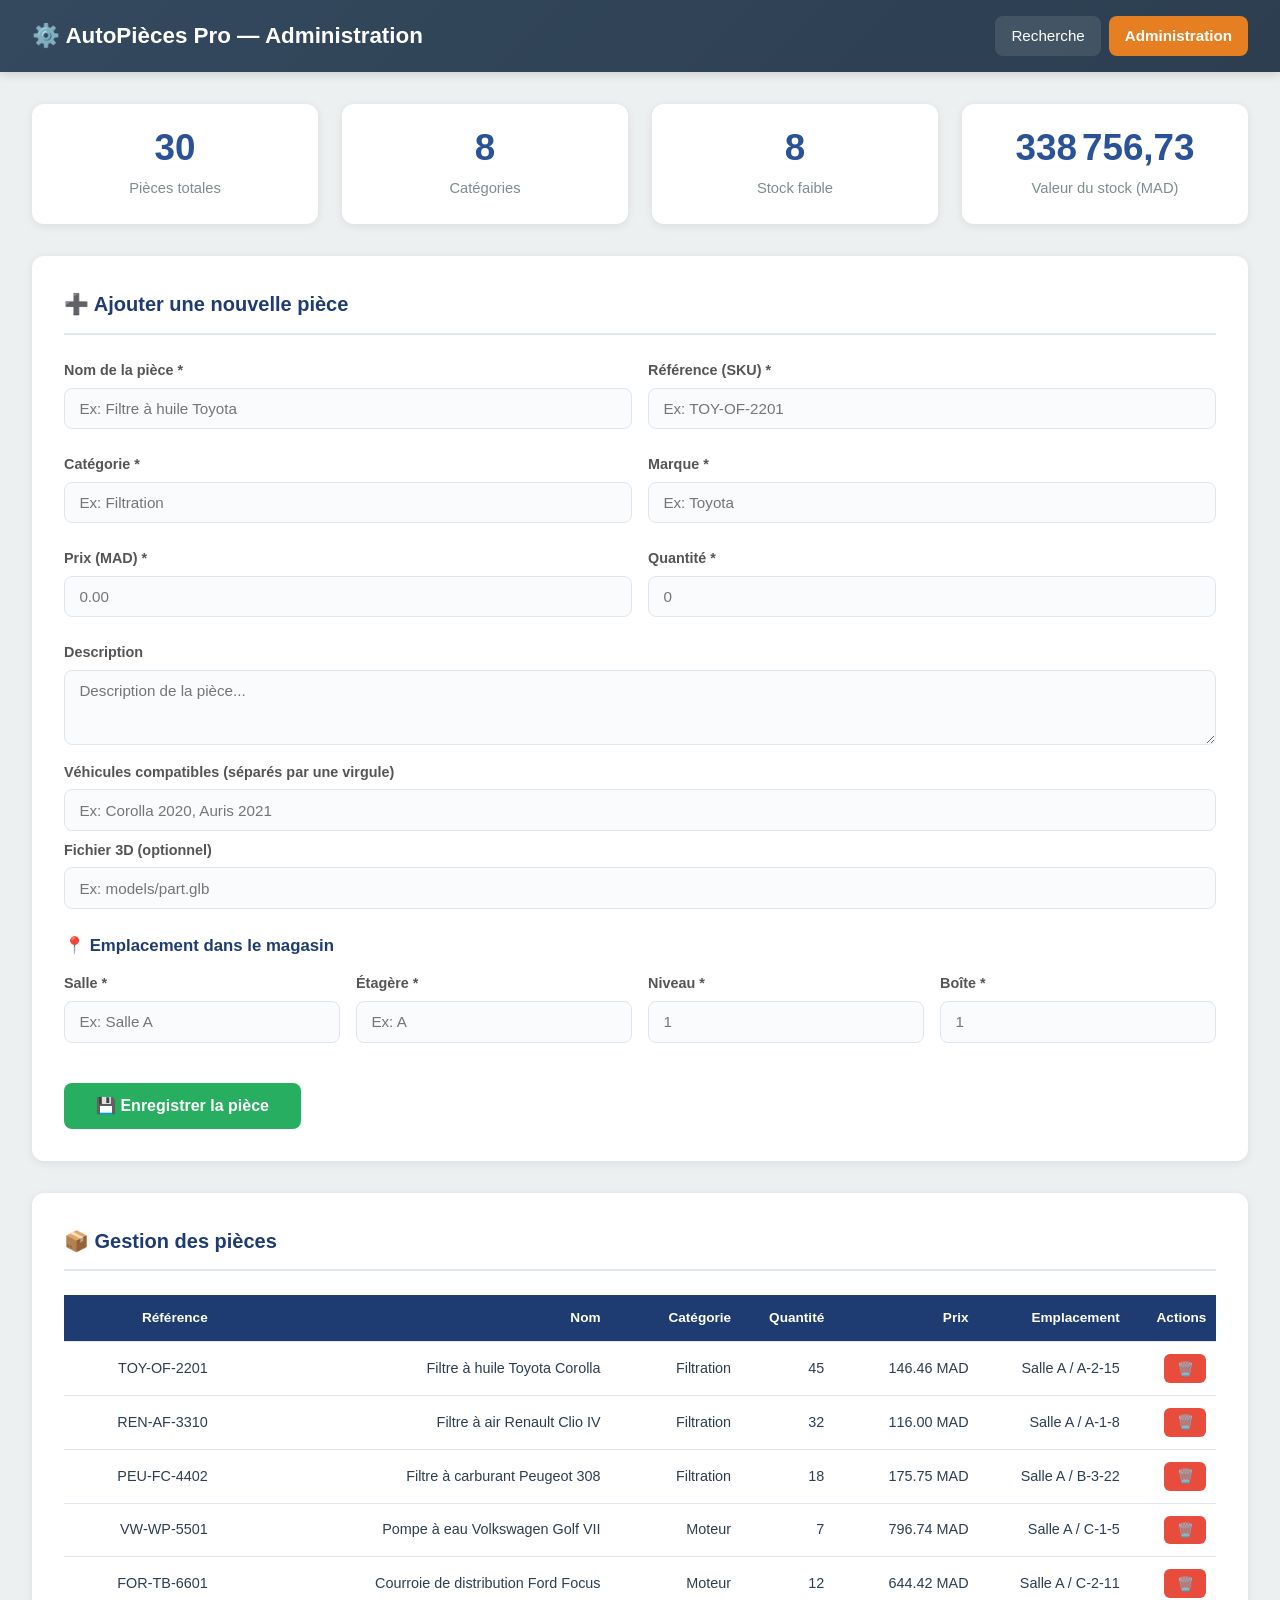
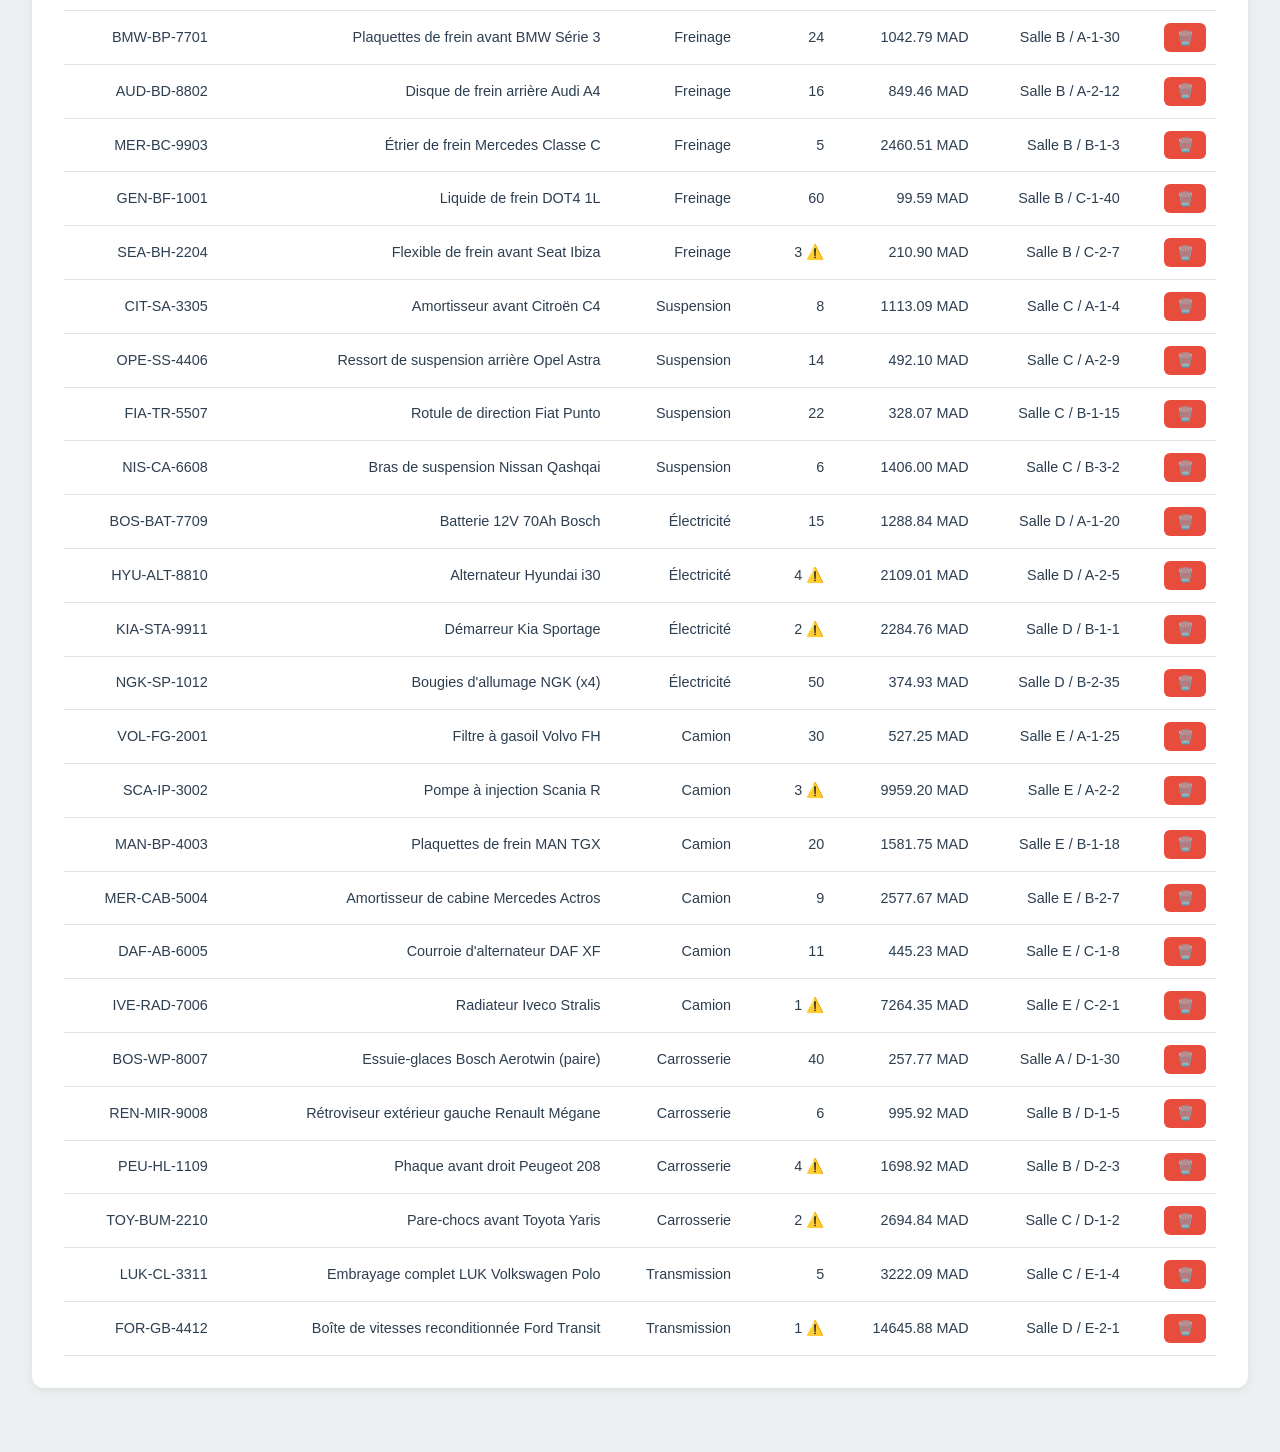
<file: admin.html>
<!DOCTYPE html>
<html lang="fr" dir="ltr">
<head>
    <meta charset="UTF-8">
    <meta name="viewport" content="width=device-width, initial-scale=1.0">
    <title>AutoPièces Pro — Administration</title>
    <link rel="stylesheet" href="css/style.css">
</head>
<body class="admin-body">

    <header class="top-bar admin-bar">
        <h1>⚙️ AutoPièces Pro — Administration</h1>
        <nav>
            <a href="index.html">Recherche</a>
            <a href="admin.html" class="active">Administration</a>
        </nav>
    </header>

    <div class="admin-container">

        <!-- Statistiques -->
        <div class="stats-grid">
            <div class="stat-card">
                <div class="stat-number" id="statTotal">0</div>
                <div class="stat-label">Pièces totales</div>
            </div>
            <div class="stat-card">
                <div class="stat-number" id="statCategories">0</div>
                <div class="stat-label">Catégories</div>
            </div>
            <div class="stat-card">
                <div class="stat-number" id="statLowStock">0</div>
                <div class="stat-label">Stock faible</div>
            </div>
            <div class="stat-card">
                <div class="stat-number" id="statValue">0</div>
                <div class="stat-label">Valeur du stock (MAD)</div>
            </div>
        </div>

        <!-- Formulaire d'ajout -->
        <div class="admin-section">
            <h2>➕ Ajouter une nouvelle pièce</h2>
            <form id="addPartForm" class="admin-form">

                <div class="form-row">
                    <div class="form-group">
                        <label>Nom de la pièce *</label>
                        <input type="text" name="name" placeholder="Ex: Filtre à huile Toyota" required>
                    </div>
                    <div class="form-group">
                        <label>Référence (SKU) *</label>
                        <input type="text" name="sku" placeholder="Ex: TOY-OF-2201" required>
                    </div>
                </div>

                <div class="form-row">
                    <div class="form-group">
                        <label>Catégorie *</label>
                        <input type="text" name="category" placeholder="Ex: Filtration" required>
                    </div>
                    <div class="form-group">
                        <label>Marque *</label>
                        <input type="text" name="brand" placeholder="Ex: Toyota" required>
                    </div>
                </div>

                <div class="form-row">
                    <div class="form-group">
                        <label>Prix (MAD) *</label>
                        <input type="number" name="price" step="0.01" min="0" placeholder="0.00" required>
                    </div>
                    <div class="form-group">
                        <label>Quantité *</label>
                        <input type="number" name="quantity" min="0" placeholder="0" required>
                    </div>
                </div>

                <div class="form-group">
                    <label>Description</label>
                    <textarea name="description" rows="3" placeholder="Description de la pièce..."></textarea>
                </div>

                <div class="form-group">
                    <label>Véhicules compatibles (séparés par une virgule)</label>
                    <input type="text" name="compatible" placeholder="Ex: Corolla 2020, Auris 2021">
                </div>

                <div class="form-group">
                    <label>Fichier 3D (optionnel)</label>
                    <input type="text" name="model3d" placeholder="Ex: models/part.glb">
                </div>

                <h3>📍 Emplacement dans le magasin</h3>
                <div class="form-row">
                    <div class="form-group">
                        <label>Salle *</label>
                        <input type="text" name="room" placeholder="Ex: Salle A" required>
                    </div>
                    <div class="form-group">
                        <label>Étagère *</label>
                        <input type="text" name="shelf" placeholder="Ex: A" required>
                    </div>
                    <div class="form-group">
                        <label>Niveau *</label>
                        <input type="number" name="level" min="1" placeholder="1" required>
                    </div>
                    <div class="form-group">
                        <label>Boîte *</label>
                        <input type="number" name="box" min="1" placeholder="1" required>
                    </div>
                </div>

                <button type="submit" class="btn-primary">💾 Enregistrer la pièce</button>
            </form>
        </div>

        <!-- Tableau des pièces -->
        <div class="admin-section">
            <h2>📦 Gestion des pièces</h2>
            <div style="overflow-x:auto;">
                <table class="parts-table">
                    <thead>
                        <tr>
                            <th>Référence</th>
                            <th>Nom</th>
                            <th>Catégorie</th>
                            <th>Quantité</th>
                            <th>Prix</th>
                            <th>Emplacement</th>
                            <th>Actions</th>
                        </tr>
                    </thead>
                    <tbody id="partsTableBody">
                        <tr>
                            <td colspan="7" style="text-align:center; padding:2rem;">
                                Chargement...
                            </td>
                        </tr>
                    </tbody>
                </table>
            </div>
        </div>
    </div>

    <script src="js/data.js"></script>
    <script src="js/admin.js"></script>
</body>
</html>
</file>
<file: css/style.css>
/* ============================================================
   AUTO PIÈCES — Feuille de style complète
   Couvre : page recherche + détails + viewer 3D + admin
   ============================================================ */

/* ===== RESET & BASE ===== */
* {
    margin: 0;
    padding: 0;
    box-sizing: border-box;
    font-family: 'Segoe UI', Tahoma, 'Cairo', Arial, sans-serif;
}

:root {
    --primary: #1e3c72;
    --primary-light: #2a5298;
    --accent: #e67e22;
    --success: #27ae60;
    --danger: #e74c3c;
    --bg: #f5f7fa;
    --card-bg: #ffffff;
    --text: #2c3e50;
    --text-muted: #7f8c8d;
    --border: #e0e6ed;
    --shadow: 0 2px 10px rgba(0, 0, 0, 0.08);
    --shadow-hover: 0 10px 25px rgba(0, 0, 0, 0.15);
    --radius: 12px;
    --radius-sm: 8px;
    --transition: all 0.3s ease;
}

body {
    background: var(--bg);
    color: var(--text);
    min-height: 100vh;
    line-height: 1.6;
}

/* ===== BARRE SUPÉRIEURE ===== */
.top-bar {
    background: linear-gradient(135deg, var(--primary), var(--primary-light));
    color: #fff;
    padding: 1rem 2rem;
    display: flex;
    justify-content: space-between;
    align-items: center;
    box-shadow: 0 2px 10px rgba(0, 0, 0, 0.15);
    position: sticky;
    top: 0;
    z-index: 100;
    flex-wrap: wrap;
    gap: 1rem;
}

.top-bar h1 {
    font-size: 1.4rem;
    font-weight: 600;
}

.top-bar nav {
    display: flex;
    gap: 0.5rem;
}

.top-bar nav a {
    color: #fff;
    text-decoration: none;
    padding: 0.5rem 1rem;
    border-radius: var(--radius-sm);
    transition: var(--transition);
    font-size: 0.95rem;
    background: rgba(255, 255, 255, 0.1);
}

.top-bar nav a:hover {
    background: rgba(255, 255, 255, 0.25);
}

.top-bar nav a.active {
    background: var(--accent);
    font-weight: 600;
}

/* ===== SECTION RECHERCHE ===== */
.search-section {
    padding: 2rem 2rem 1rem;
    text-align: center;
}

.search-box {
    max-width: 640px;
    margin: 0 auto;
    position: relative;
}

#searchInput {
    width: 100%;
    padding: 1rem 1.5rem;
    font-size: 1.05rem;
    border: 2px solid var(--border);
    border-radius: 50px;
    outline: none;
    transition: var(--transition);
    background: var(--card-bg);
    font-family: inherit;
}

#searchInput:focus {
    border-color: var(--primary-light);
    box-shadow: 0 0 0 4px rgba(42, 82, 152, 0.12);
}

/* Suggestions */
.suggestions {
    position: absolute;
    top: calc(100% + 6px);
    right: 0;
    left: 0;
    background: var(--card-bg);
    border-radius: var(--radius);
    margin-top: 5px;
    box-shadow: 0 8px 25px rgba(0, 0, 0, 0.12);
    max-height: 320px;
    overflow-y: auto;
    display: none;
    text-align: right;
    z-index: 50;
    border: 1px solid var(--border);
}

.suggestions.show {
    display: block;
}

.suggestion-item {
    padding: 0.85rem 1.2rem;
    cursor: pointer;
    border-bottom: 1px solid var(--border);
    transition: var(--transition);
    font-size: 0.95rem;
}

.suggestion-item:last-child {
    border-bottom: none;
}

.suggestion-item:hover {
    background: #f0f4f8;
}

.suggestion-item small {
    color: var(--text-muted);
    margin-right: 6px;
}

/* ===== SECTION ACCUEIL ===== */
.welcome-section {
    text-align: center;
    padding: 3rem 2rem;
}

.welcome-section h2 {
    font-size: 2rem;
    margin-bottom: 0.8rem;
    color: var(--primary);
}

.welcome-section p {
    color: var(--text-muted);
    margin-bottom: 2rem;
    font-size: 1.05rem;
}

.quick-categories {
    display: flex;
    justify-content: center;
    gap: 1rem;
    flex-wrap: wrap;
    margin-top: 1rem;
}

.quick-categories button {
    padding: 1rem 1.8rem;
    font-size: 1rem;
    border: none;
    background: var(--card-bg);
    border-radius: var(--radius);
    cursor: pointer;
    box-shadow: var(--shadow);
    transition: var(--transition);
    font-family: inherit;
    font-weight: 500;
    color: var(--text);
}

.quick-categories button:hover {
    transform: translateY(-3px);
    background: var(--primary-light);
    color: #fff;
    box-shadow: var(--shadow-hover);
}

/* ===== RÉSULTATS ===== */
.results-section {
    padding: 1rem 2rem 3rem;
}

.results-grid {
    display: grid;
    grid-template-columns: repeat(auto-fill, minmax(260px, 1fr));
    gap: 1.5rem;
    max-width: 1400px;
    margin: 0 auto;
}

/* ===== CARTE DE PIÈCE AVEC IMAGE ===== */
.part-card {
    background: var(--card-bg);
    border-radius: var(--radius);
    overflow: hidden;
    box-shadow: var(--shadow);
    cursor: pointer;
    transition: var(--transition);
    border: 1px solid var(--border);
    display: flex;
    flex-direction: column;
}

.part-card:hover {
    transform: translateY(-5px);
    box-shadow: var(--shadow-hover);
    border-color: var(--primary-light);
}

.part-card-image {
    position: relative;
    width: 100%;
    height: 170px;
    overflow: hidden;
    background: #f0f0f0;
}

.part-card-image img {
    width: 100%;
    height: 100%;
    object-fit: cover;
    transition: transform 0.4s ease;
    display: block;
}

.part-card:hover .part-card-image img {
    transform: scale(1.06);
}

.badge-3d {
    position: absolute;
    top: 10px;
    right: 10px;
    background: var(--accent);
    color: #fff;
    padding: 4px 10px;
    border-radius: 12px;
    font-size: 0.75rem;
    font-weight: 700;
    box-shadow: 0 2px 6px rgba(0, 0, 0, 0.25);
    z-index: 2;
}

.part-card-body {
    padding: 1rem 1.1rem 1.2rem;
    display: flex;
    flex-direction: column;
    gap: 0.35rem;
    flex: 1;
}

.part-card h3 {
    color: var(--primary);
    font-size: 1.02rem;
    margin-bottom: 0.3rem;
    line-height: 1.35;
}

.part-card .card-sku {
    color: var(--text-muted);
    font-size: 0.85rem;
}

.part-card .card-qty {
    font-size: 0.88rem;
    color: var(--accent);
    font-weight: 600;
}

.part-card .card-price {
    font-size: 1.2rem;
    color: var(--success);
    font-weight: 700;
    margin-top: auto;
    padding-top: 0.5rem;
}

/* ===== DÉTAILS ===== */
.details-section {
    padding: 2rem;
    max-width: 1400px;
    margin: 0 auto;
}

.back-btn {
    background: var(--primary-light);
    color: #fff;
    border: none;
    padding: 0.7rem 1.5rem;
    border-radius: var(--radius-sm);
    cursor: pointer;
    margin-bottom: 1.5rem;
    font-size: 1rem;
    font-family: inherit;
    transition: var(--transition);
}

.back-btn:hover {
    background: var(--primary);
    transform: translateY(-1px);
}

.details-container {
    display: grid;
    grid-template-columns: 1fr 1fr;
    gap: 2rem;
    background: var(--card-bg);
    padding: 2rem;
    border-radius: 15px;
    box-shadow: 0 5px 20px rgba(0, 0, 0, 0.1);
}

/* ===== VIEWER 3D ===== */
.viewer-3d {
    background: linear-gradient(135deg, #2c3e50, #4a6278);
    border-radius: var(--radius);
    min-height: 500px;
    position: relative;
    overflow: hidden;
}

.viewer-3d canvas {
    display: block;
    width: 100% !important;
    height: 100% !important;
}

.viewer-info {
    position: absolute;
    bottom: 12px;
    right: 12px;
    background: rgba(0, 0, 0, 0.6);
    color: #fff;
    padding: 0.5rem 1rem;
    border-radius: 20px;
    font-size: 0.82rem;
    z-index: 10;
    pointer-events: none;
}

/* ===== INFORMATIONS PIÈCE ===== */
.part-info h2 {
    color: var(--primary);
    font-size: 1.7rem;
    margin-bottom: 0.5rem;
    line-height: 1.3;
}

.part-info .sku {
    color: var(--text-muted);
    margin-bottom: 0.35rem;
    font-size: 0.92rem;
}

.part-info .price {
    font-size: 1.5rem;
    color: var(--success);
    font-weight: 700;
    margin: 1rem 0 0.5rem;
}

.part-info .quantity {
    color: var(--accent);
    font-weight: 600;
    font-size: 1rem;
}

.info-block {
    margin-top: 1.5rem;
    padding-top: 1.5rem;
    border-top: 1px solid var(--border);
}

.info-block h3 {
    color: var(--primary);
    margin-bottom: 0.8rem;
    font-size: 1.05rem;
}

.info-block p {
    color: var(--text);
    line-height: 1.7;
    font-size: 0.95rem;
}

.info-block ul {
    list-style: none;
    padding: 0;
    display: flex;
    flex-wrap: wrap;
    gap: 0.4rem;
}

.info-block ul li {
    background: #f0f4f8;
    padding: 0.5rem 1rem;
    border-radius: 20px;
    font-size: 0.88rem;
    color: var(--primary);
    border: 1px solid var(--border);
}

/* ===== CARTE DE LOCALISATION ===== */
.location-block {
    background: #f8f9fa;
    padding: 1.5rem;
    border-radius: var(--radius);
    border: 2px dashed var(--primary-light);
    margin-top: 1.5rem;
}

.location-block h3 {
    text-align: center;
    margin-bottom: 1rem;
}

.room-label {
    font-size: 1.25rem;
    font-weight: 700;
    color: var(--primary);
    text-align: center;
    margin-bottom: 1rem;
}

.shelf-visual {
    display: flex;
    justify-content: center;
    gap: 0.6rem;
    margin-bottom: 1.8rem;
    position: relative;
}

.shelf-unit {
    width: 56px;
    height: 95px;
    background: #bdc3c7;
    border-radius: 6px;
    position: relative;
    transition: var(--transition);
}

.shelf-unit.active {
    background: var(--success);
    box-shadow: 0 0 18px rgba(39, 174, 96, 0.55);
    transform: translateY(-4px);
}

.location-steps {
    display: flex;
    justify-content: space-around;
    flex-wrap: wrap;
    gap: 0.8rem;
}

.step {
    background: var(--card-bg);
    padding: 0.8rem 1.1rem;
    border-radius: var(--radius-sm);
    box-shadow: 0 2px 5px rgba(0, 0, 0, 0.08);
    text-align: center;
    display: flex;
    flex-direction: column;
    gap: 0.3rem;
    min-width: 80px;
    flex: 1;
}

.step span:first-child {
    font-size: 1.4rem;
}

.step span:last-child {
    font-size: 0.88rem;
    font-weight: 600;
    color: var(--primary);
}

/* ===== UTILITAIRE ===== */
.hidden {
    display: none !important;
}

/* ===== ADMIN ===== */
.admin-body {
    background: #ecf0f1;
}

.admin-bar {
    background: linear-gradient(135deg, #34495e, #2c3e50);
}

.admin-container {
    max-width: 1400px;
    margin: 0 auto;
    padding: 2rem;
}

/* Statistiques */
.stats-grid {
    display: grid;
    grid-template-columns: repeat(auto-fit, minmax(200px, 1fr));
    gap: 1.5rem;
    margin-bottom: 2rem;
}

.stat-card {
    background: var(--card-bg);
    padding: 1.5rem;
    border-radius: var(--radius);
    box-shadow: var(--shadow);
    text-align: center;
    transition: var(--transition);
}

.stat-card:hover {
    transform: translateY(-3px);
    box-shadow: var(--shadow-hover);
}

.stat-number {
    font-size: 2.3rem;
    font-weight: 700;
    color: var(--primary-light);
    line-height: 1.1;
}

.stat-label {
    color: var(--text-muted);
    margin-top: 0.5rem;
    font-size: 0.92rem;
}

/* Sections admin */
.admin-section {
    background: var(--card-bg);
    padding: 2rem;
    border-radius: var(--radius);
    box-shadow: var(--shadow);
    margin-bottom: 2rem;
}

.admin-section h2 {
    color: var(--primary);
    margin-bottom: 1.5rem;
    font-size: 1.25rem;
    padding-bottom: 0.8rem;
    border-bottom: 2px solid var(--border);
}

.admin-section h3 {
    color: var(--primary);
    margin: 1.5rem 0 0.8rem;
    font-size: 1.05rem;
}

/* Formulaire admin */
.admin-form .form-row {
    display: grid;
    grid-template-columns: repeat(auto-fit, minmax(200px, 1fr));
    gap: 1rem;
    margin-bottom: 1rem;
}

.form-group {
    margin-bottom: 0.5rem;
}

.form-group label {
    display: block;
    margin-bottom: 0.35rem;
    font-weight: 600;
    color: #555;
    font-size: 0.9rem;
}

.form-group input,
.form-group textarea,
.form-group select {
    width: 100%;
    padding: 0.7rem 0.9rem;
    border: 1px solid var(--border);
    border-radius: var(--radius-sm);
    font-size: 0.95rem;
    outline: none;
    font-family: inherit;
    transition: var(--transition);
    background: #fafbfc;
}

.form-group input:focus,
.form-group textarea:focus,
.form-group select:focus {
    border-color: var(--primary-light);
    background: #fff;
    box-shadow: 0 0 0 3px rgba(42, 82, 152, 0.1);
}

.btn-primary {
    background: var(--success);
    color: #fff;
    border: none;
    padding: 0.85rem 2rem;
    border-radius: var(--radius-sm);
    cursor: pointer;
    font-size: 1rem;
    font-family: inherit;
    font-weight: 600;
    margin-top: 1rem;
    transition: var(--transition);
}

.btn-primary:hover {
    background: #229954;
    transform: translateY(-1px);
}

/* Tableau admin */
.parts-table {
    width: 100%;
    border-collapse: collapse;
    font-size: 0.9rem;
    min-width: 800px;
}

.parts-table thead {
    background: var(--primary);
    color: #fff;
}

.parts-table th,
.parts-table td {
    padding: 0.75rem 0.6rem;
    text-align: right;
    border-bottom: 1px solid var(--border);
    vertical-align: middle;
}

.parts-table th {
    font-weight: 600;
    font-size: 0.85rem;
    white-space: nowrap;
}

.parts-table tbody tr {
    transition: var(--transition);
}

.parts-table tbody tr:hover {
    background: #f8f9fa;
}

.parts-table button {
    padding: 0.4rem 0.8rem;
    border: none;
    border-radius: 6px;
    cursor: pointer;
    font-size: 0.85rem;
    font-family: inherit;
    transition: var(--transition);
    margin-left: 0.3rem;
}

.btn-edit {
    background: #3498db;
    color: #fff;
}

.btn-edit:hover {
    background: #2980b9;
}

.btn-delete {
    background: var(--danger);
    color: #fff;
}

.btn-delete:hover {
    background: #c0392b;
}

/* ===== SCROLLBAR ===== */
::-webkit-scrollbar {
    width: 10px;
    height: 10px;
}

::-webkit-scrollbar-track {
    background: var(--bg);
}

::-webkit-scrollbar-thumb {
    background: var(--primary-light);
    border-radius: 5px;
}

::-webkit-scrollbar-thumb:hover {
    background: var(--primary);
}

/* ===== RESPONSIVE ===== */
@media (max-width: 900px) {
    .details-container {
        grid-template-columns: 1fr;
    }

    .viewer-3d {
        min-height: 380px;
    }
}

@media (max-width: 600px) {
    .top-bar {
        flex-direction: column;
        gap: 0.8rem;
        padding: 1rem;
    }

    .top-bar h1 {
        font-size: 1.15rem;
    }

    .top-bar nav a {
        font-size: 0.85rem;
        padding: 0.4rem 0.8rem;
    }

    .search-section {
        padding: 1.5rem 1rem 1rem;
    }

    #searchInput {
        padding: 0.85rem 1.2rem;
        font-size: 0.95rem;
    }

    .results-section {
        padding: 1rem;
    }

    .results-grid {
        grid-template-columns: 1fr;
        gap: 1rem;
    }

    .part-card-image {
        height: 180px;
    }

    .details-section {
        padding: 1rem;
    }

    .details-container {
        padding: 1rem;
        gap: 1rem;
    }

    .viewer-3d {
        min-height: 280px;
    }

    .part-info h2 {
        font-size: 1.3rem;
    }

    .stats-grid {
        grid-template-columns: repeat(2, 1fr);
        gap: 0.8rem;
    }

    .stat-number {
        font-size: 1.6rem;
    }

    .admin-container {
        padding: 1rem;
    }

    .admin-section {
        padding: 1.2rem;
    }

    .quick-categories button {
        padding: 0.7rem 1.2rem;
        font-size: 0.9rem;
    }

    .welcome-section {
        padding: 2rem 1rem;
    }

    .welcome-section h2 {
        font-size: 1.5rem;
    }
}
</file>
